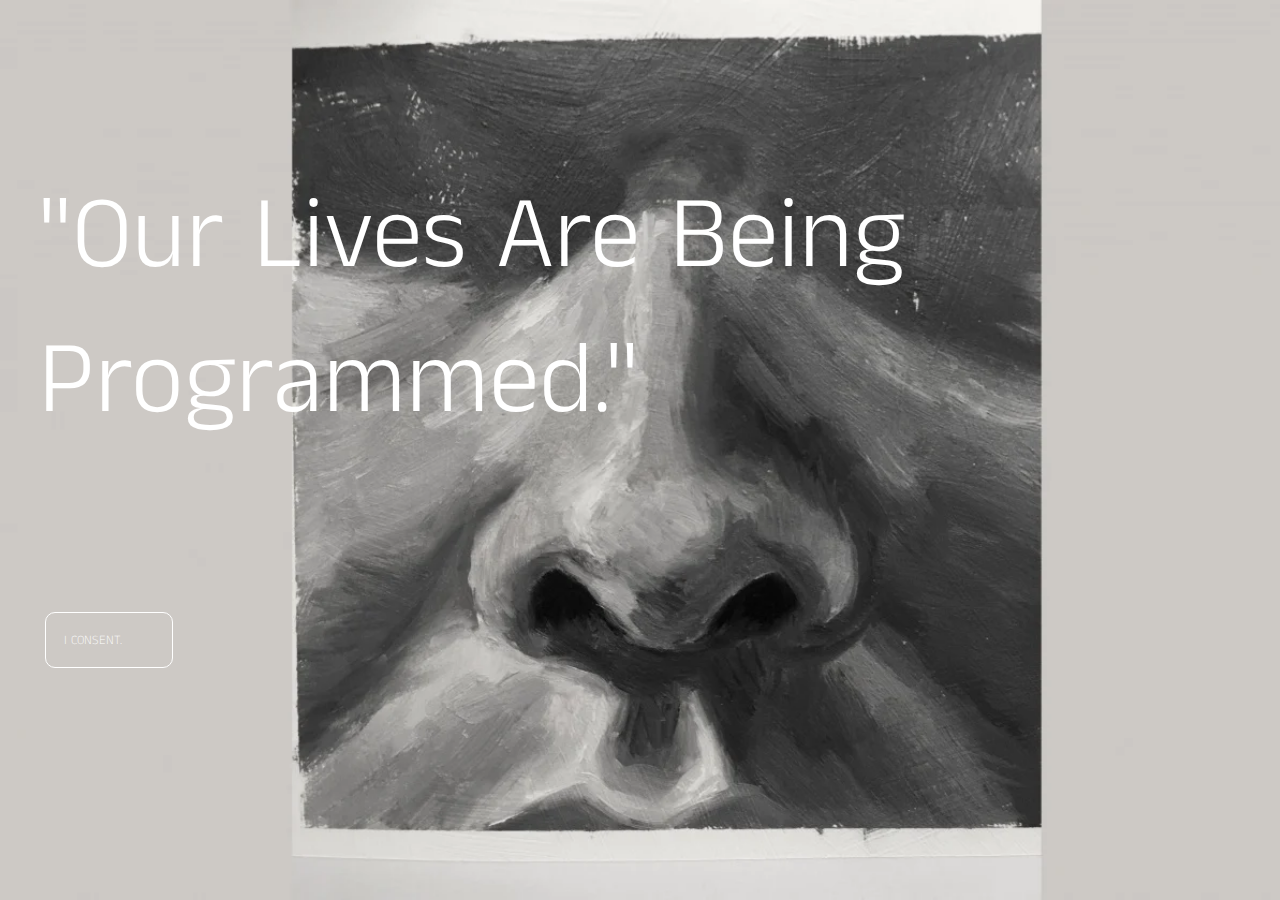
<file: index.html>
<!DOCTYPE html>
<html lang="en" dir="ltr">
  <head>
    <meta charset="utf-8">
    <link rel="stylesheet" type="text/css" href="style.css">

    <link rel="preconnect" href="https://fonts.googleapis.com">
    <link rel="preconnect" href="https://fonts.gstatic.com" crossorigin>
    <link href="https://fonts.googleapis.com/css2?family=Anek+Tamil:wght@200;300;600&display=swap" rel="stylesheet">
    <title></title>
  </head>
  <body>
    <div class="Welcomepage">
      <div class="Welcometxt">
        <p>"Our Lives Are Being Programmed."</p>
      </div>
      <a class="joinbutton" href="index02.html"> I CONSENT. </a>
    </div>

    <script src="script.js"></script>
  </body>
</html>
</file>
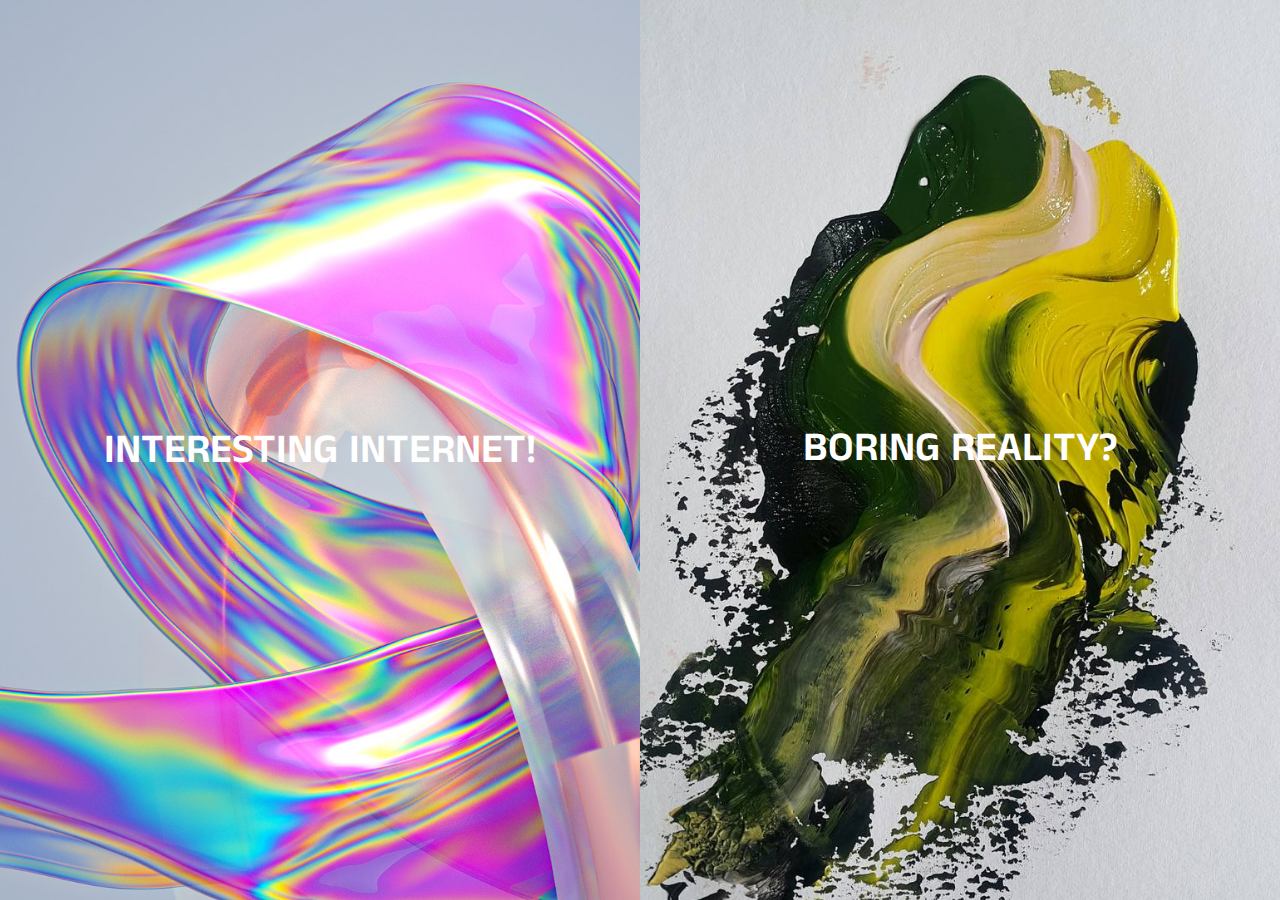
<file: index02.html>
<!DOCTYPE html>
<html lang="en" dir="ltr">
  <head>
    <meta charset="utf-8">
    <link rel="stylesheet" type="text/css" href="style.css">
    <link rel="preconnect" href="https://fonts.googleapis.com">
    <link rel="preconnect" href="https://fonts.gstatic.com" crossorigin>
    <link href="https://fonts.googleapis.com/css2?family=Anek+Tamil:wght@200;300;600&display=swap" rel="stylesheet">
    <title></title>
  </head>
  <body>
  <div class="Maincontent02">
    <div class="Warningpagedr">
        <a class="WarningTrigger" href="index03.html"> INTERESTING INTERNET! </a>
    </div>

    <div class="Solutionpagedr">
      <a class="SolutionTrigger" href="index04.html"> BORING REALITY? </a>
    </div>
  </div>

    <script src="script.js"></script>
  </body>
</html>
</file>
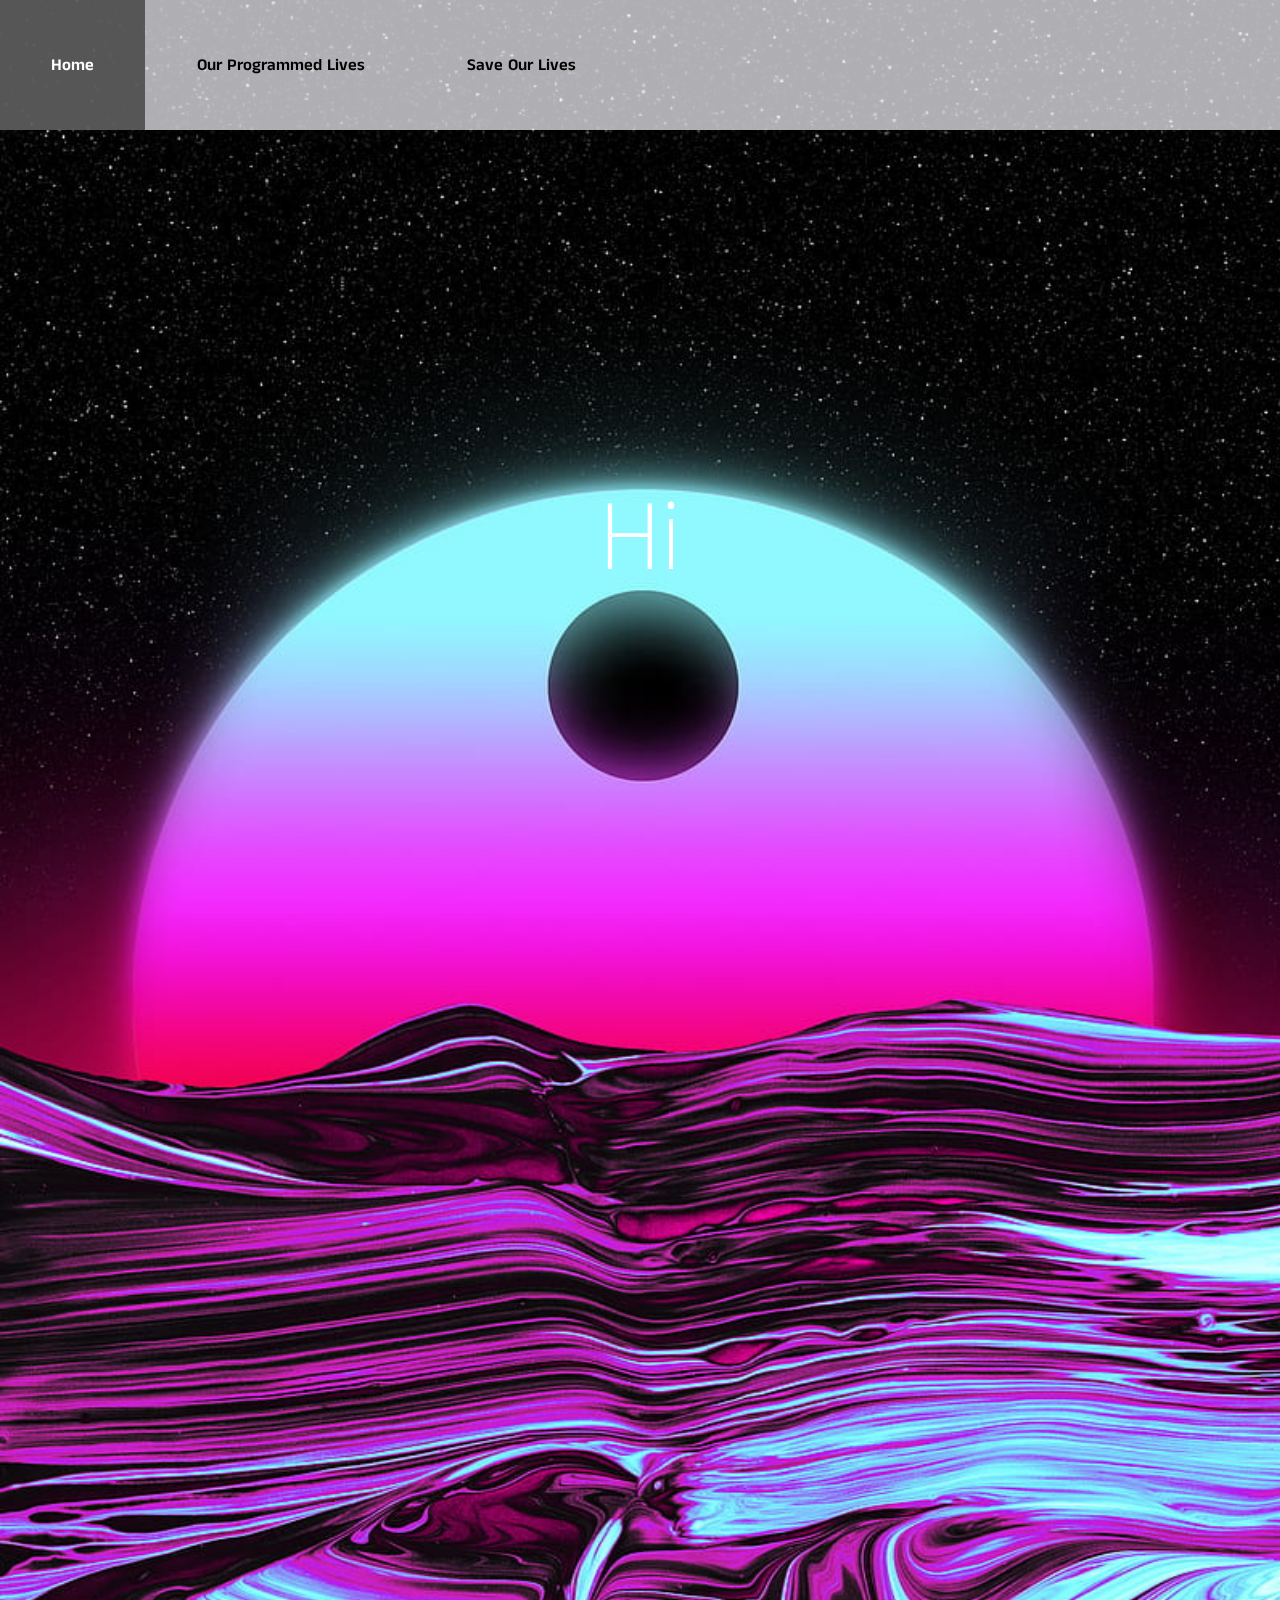
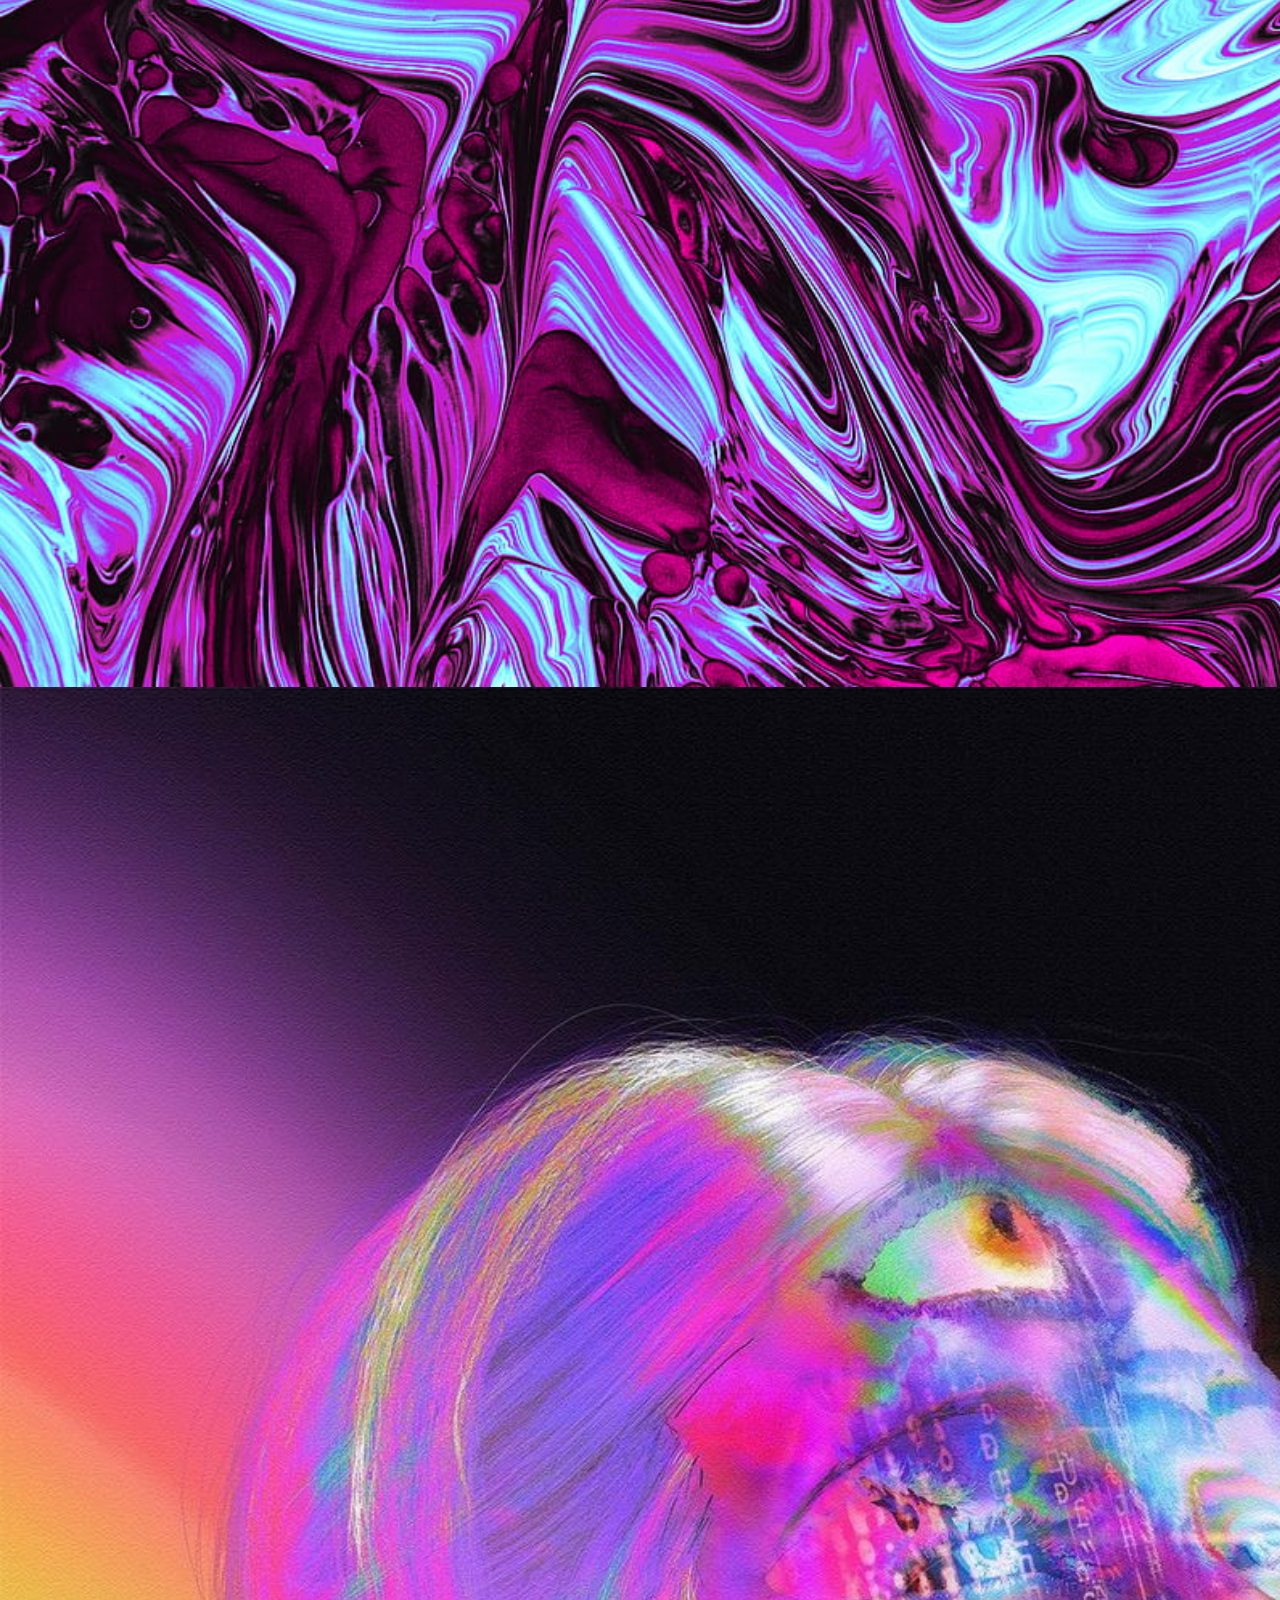
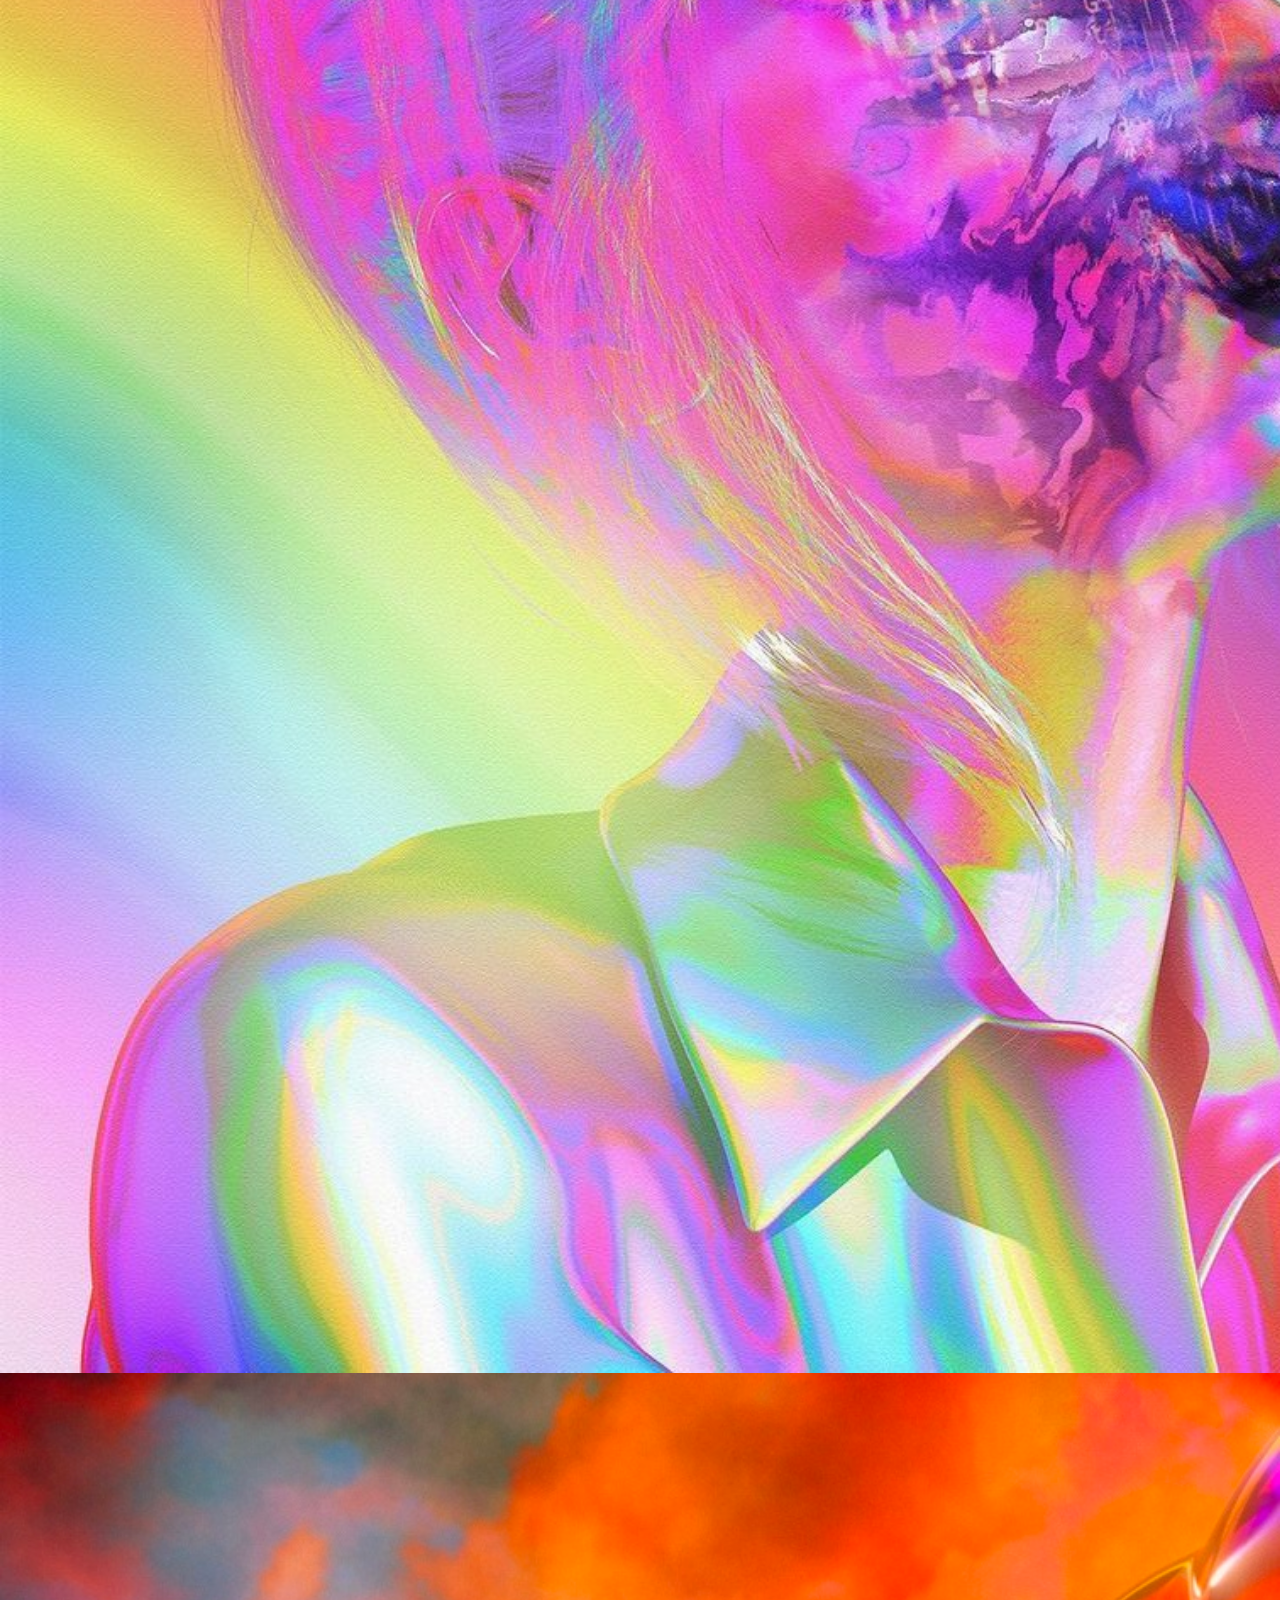
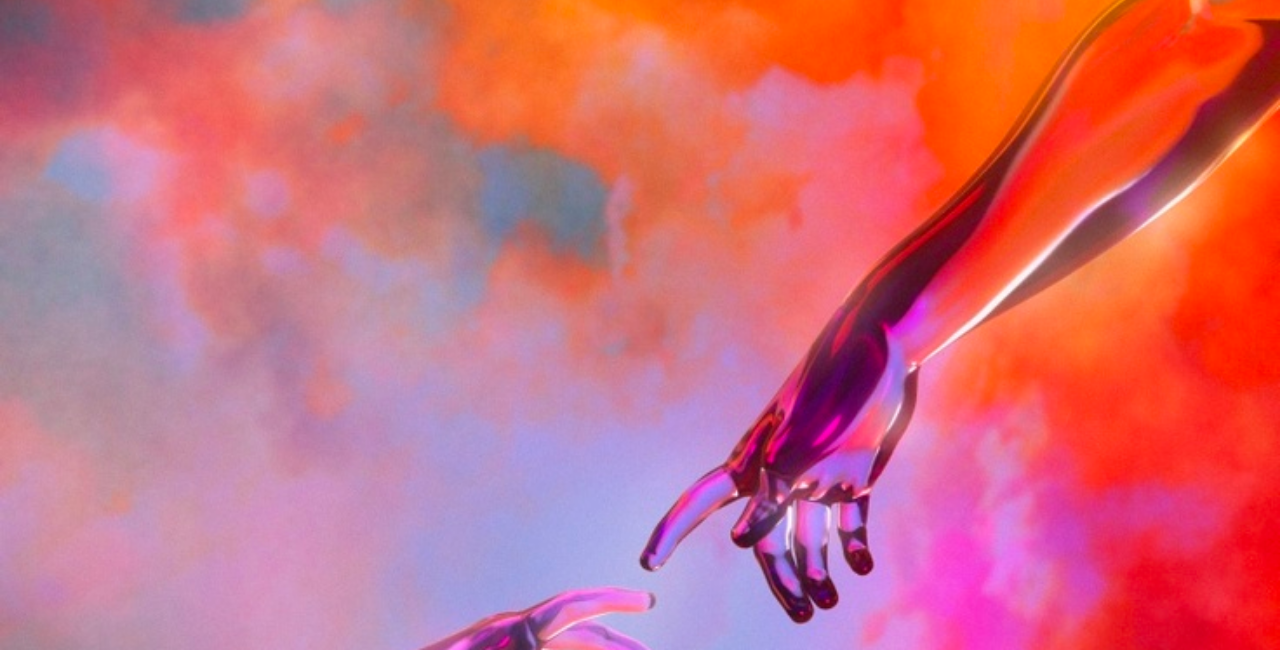
<file: index03.html>
<!DOCTYPE html>
<html lang="en" dir="ltr">
  <head>
    <meta charset="utf-8">
    <link rel="stylesheet" type="text/css" href="style.css">
    <link rel="preconnect" href="https://fonts.googleapis.com">
    <link rel="preconnect" href="https://fonts.gstatic.com" crossorigin>
    <link href="https://fonts.googleapis.com/css2?family=Anek+Tamil:wght@200;300;600&display=swap" rel="stylesheet">

    <link href="https://unpkg.com/aos@2.3.1/dist/aos.css" rel="stylesheet">
    <link rel="stylesheet" href="https://cdnjs.cloudflare.com/ajax/libs/font-awesome/6.1.1/css/all.min.css" integrity="sha512-KfkfwYDsLkIlwQp6LFnl8zNdLGxu9YAA1QvwINks4PhcElQSvqcyVLLD9aMhXd13uQjoXtEKNosOWaZqXgel0g==" crossorigin="anonymous" referrerpolicy="no-referrer" />
    <title></title>
  </head>
  <body>
    <div id="navbar">
      <a href="index02.html">Home</a>
      <a href="index03.html">Our Programmed Lives</a>
      <a href="index04.html">Save Our Lives</a>
    </div>

  <div class="WarningPage01">
      <div class="introtoReco02" data-aos="zoom-in">
          <p>Hi</p>
      </div>

      <div class="icon01" data-aos="zoom-in">
        <p><i class="fa-solid fa-angle-down"></i></p>
      </div>

      <div class="introtoReco03" data-aos="fade-right">
          <p>Even though the internet is very interesting, there are many unevitable factors need further consideration. Our are lives are in fact "being programmed". You can interpret this sentence based on its literal meaning.</p>
      </div>

      <div class="introtoReco02" data-aos="fade-left">
          <p>But, by What/Whom?</p>
      </div>

      <div class="introtoReco04" data-aos="fade-up">
        <div class="imageholder">
          <img src="meta.jpg">
        </div>

        <div class="imageholder">
          <img src="insta.jpg">
        </div>

        <div class="imageholder">
          <img src="twi.jpg">
        </div>

        <div class="imageholder">
          <img src="snapchat.jpg">
        </div>

        <div class="imageholder">
          <img src="tiktok.jpg">
        </div>

        <div class="imageholder">
          <img src="youtube.jpg">
        </div>

        <div class="imageholder">
          <img src="pin.jpg">
        </div>

        <div class="imageholder">
          <img src="weibo.jpg">
        </div>

        <div class="imageholder">
          <img src="xiaohongshu.jpg">
        </div>

        <div class="introtoReco007">
          <p>and so on.</p>
        </div>
      </div>


</div>

<div class="WarningPage02">

  <div class="introReco">
    <div class="line1" data-aos="fade-left">
      <p>HOW?</p>
    </div>

    <div class="line2" data-aos="fade-right">
      <p>Recommendation Algorithm.</p>
    </div>

  </div>

  <div class="introReco02">
    <div class="line3" data-aos="fade-left">
      <p>Recommendation algorithm is a machine learning process that intentionally tries to predict users’ preferences based on users’ previous selection. The social media listed above all utilizes recommendation algorithm to give users “more personalized experience.” </p>
    </div>

    <div class="line4" data-aos="fade-right">
      <p>Tech moguls utilize such a programming technique was more than simply providing personalized experience — they wanted to keep people on their apps as long as possible so that they could gain more benefits from their sponsors. Based on such a fact, the following situation is happening around the world.</p>
    </div>

    <div class="line5" data-aos="fade-left">
      <p>One problematic situation is the conflict between groups that hold different opinions intensifies. It is very common now to see how easy it can be for two people who held different opinions would argue with one another. Such an occurrence is derived from recommendation algorithm. This is because when the recommendation algorithm only recommends what the user likes, the users’ vision of horizon is limited to their own worlds. Therefore, they are not able to view many other opinions and solidifies their own perspectives to a greater degree.</p>
    </div>

    <div class="line6" data-aos="fade-right">
      <p>Another problematic situation is that the loss privacy because the algorithm constantly watches on you. All your activities on this app would be monitored. Moreover, when communicating with another person on the internet, the ego intensifies as well because we are constantly aware that we are not simply exchanging information individually in real life. Instead, we are actually communicating in front of millions of audiences. Therefore, sometimes the exchange of information is not important any more. It is the winning sense matters. Such an illusion of winning actually deviates us from the reality. </p>
    </div>
  </div>
</div>

<div class="WarningPage03" >
  <div class="line7" data-aos="fade-up">
    <p>So... It is important to save our lives from Recommendation Algorithm's control.</p>

    <div class="icon02">
      <p><a class="warninglink" href="index04.html"><i class="fa-solid fa-angle-right"></i></a></p>
    </div>


  </div>



</div>

    <script src="script.js"></script>
    <script src="https://unpkg.com/aos@2.3.1/dist/aos.js"></script>
    <script>
      AOS.init({
        offset:400,
        duration: 1000
      });
    </script>
  </body>
</html>
</file>
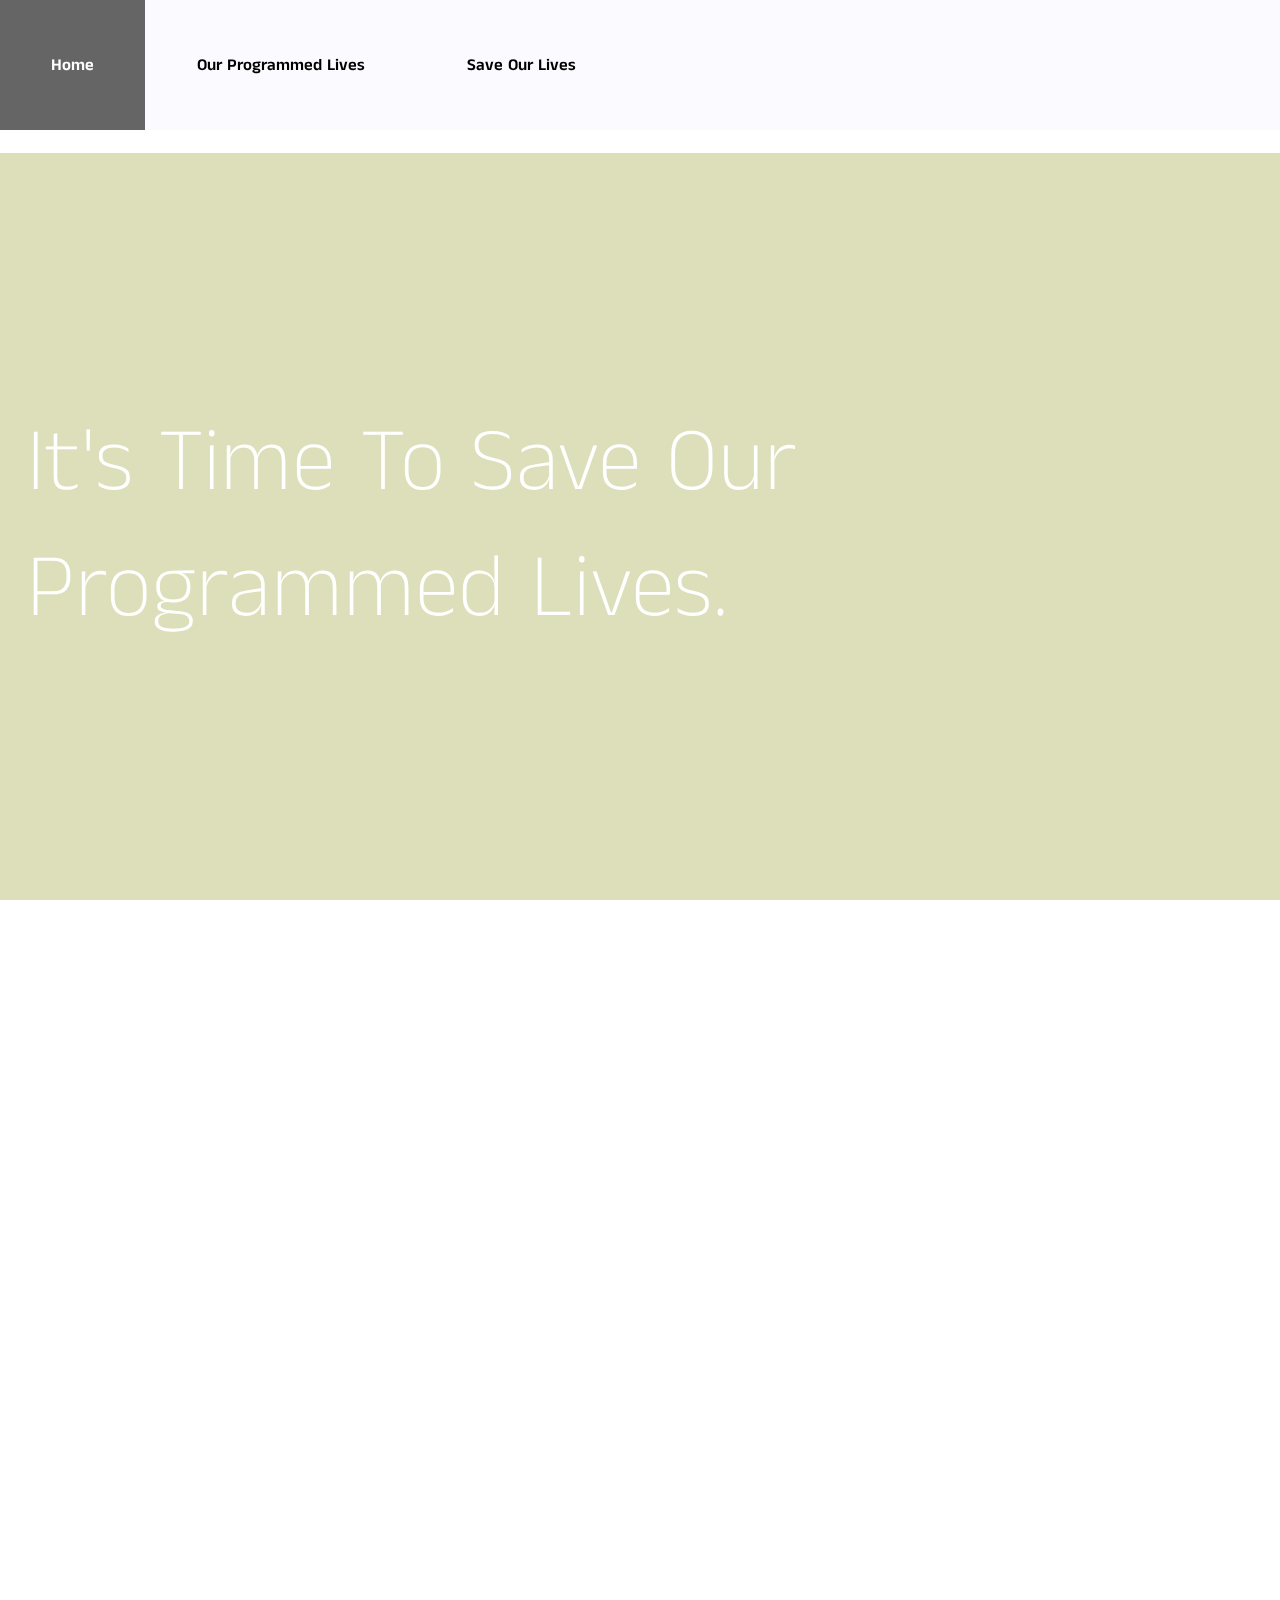
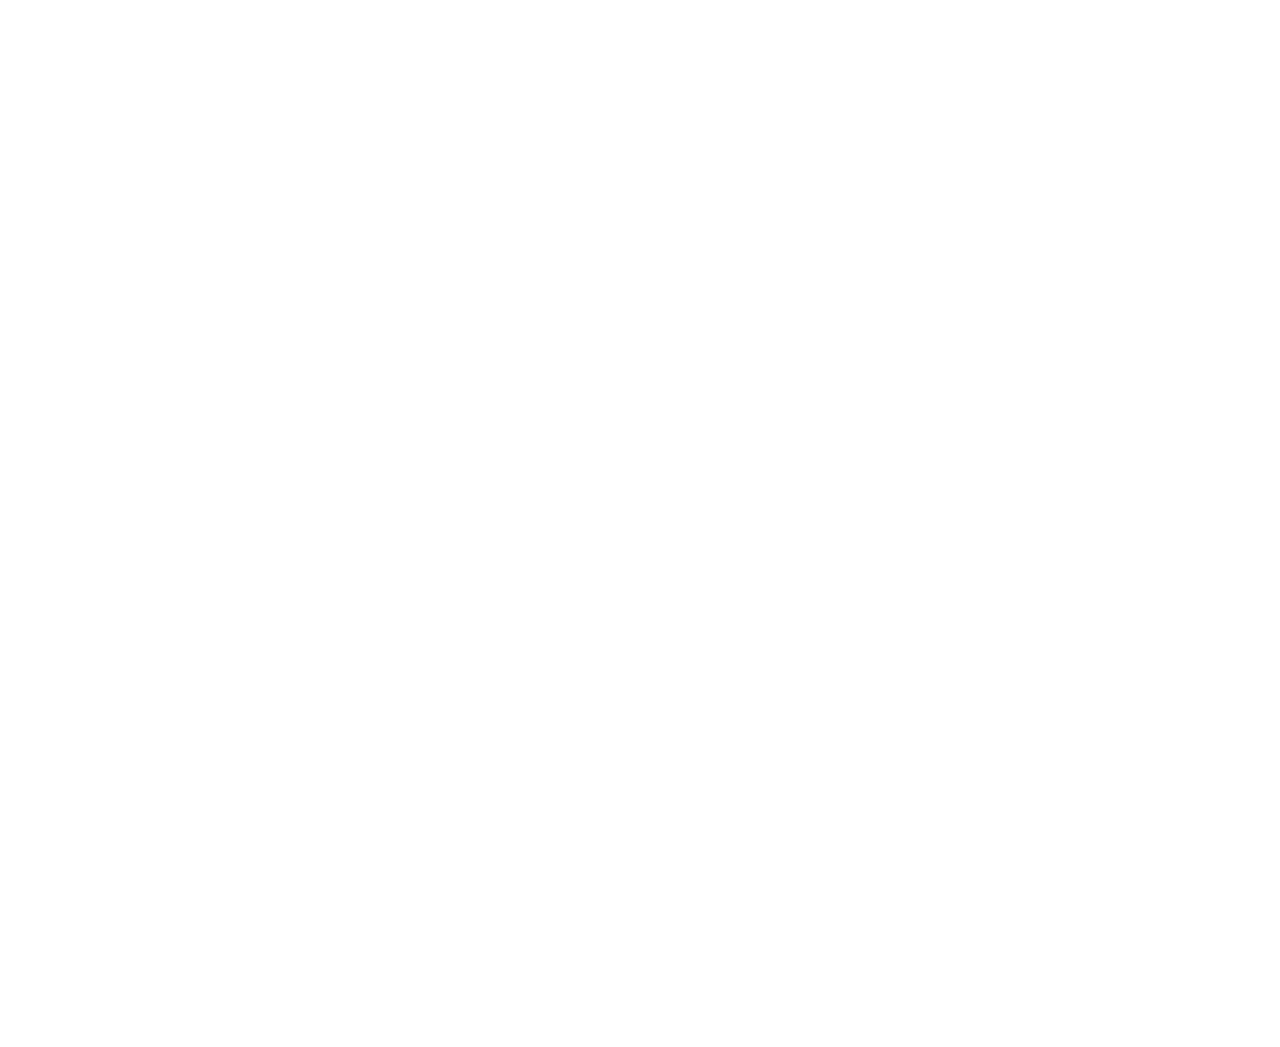
<file: index04.html>
<!DOCTYPE html>
<html lang="en" dir="ltr">
  <head>
    <meta charset="utf-8">
    <link rel="stylesheet" type="text/css" href="style.css">
    <link rel="preconnect" href="https://fonts.googleapis.com">
    <link rel="preconnect" href="https://fonts.gstatic.com" crossorigin>
    <link href="https://fonts.googleapis.com/css2?family=Anek+Tamil:wght@200;300;600&display=swap" rel="stylesheet">

    <link rel="stylesheet" href="https://cdnjs.cloudflare.com/ajax/libs/font-awesome/6.1.1/css/all.min.css" integrity="sha512-KfkfwYDsLkIlwQp6LFnl8zNdLGxu9YAA1QvwINks4PhcElQSvqcyVLLD9aMhXd13uQjoXtEKNosOWaZqXgel0g==" crossorigin="anonymous" referrerpolicy="no-referrer" />
    <link href="https://unpkg.com/aos@2.3.1/dist/aos.css" rel="stylesheet">
    <title></title>
  </head>
  <body>
    <div id="navbar">
      <a href="index02.html">Home</a>
      <a href="index03.html">Our Programmed Lives</a>
      <a href="index04.html">Save Our Lives</a>
    </div>

    <div class="SolutionPage01">
      <div class="Solutxt" data-aos="fade-up">
        <p> It's Time To Save Our Programmed Lives. </p>
      </div>

      <div class="SolutionInteract" data-aos="fade-up">
        <div class="heading">
          <p> Solutions</p>
        </div>

        <div class="subinteract01">
        <input id="Input" type="text">
          <button id="executeButton">Click</button>
        </div>

        <div class="subinteract02">
          <div id="outputbox">
              <p id="outputText">Type your name to see your own way of getting away from social media's control.</p>
          </div>
          </div>
        </div>

        <div class="subinteract03" data-aos="fade-up">
          <div class="line8">
            <div class="icon03">
              <p><a class="warninglink" href="index03.html"><i class="fa-solid fa-angle-left"></i></a></p>
            </div>

            <p>Click the arrow to check out the danger that social media brings to us.</p>


          </div>
        </div>
      </div>























      <!-- <div class="Solulist" data-aos="fade-up">
        <div class="sublist01">
          <p>Solutions</p>
        </div>

        <div class="sublist"><p><a class="sublistlink" href="#01">01 Deletion</a></p>
        </div>

        <div class="sublist"><p><a class="sublistlink" href="#02">02 Novelty</a></p>
        </div>

        <div class="sublist"><p><a class="sublistlink" href="#03">03 Presence</a></p>
        </div>

        <div class="sublist"><p><a class="sublistlink" href="#04">04 Notification-Off</a></p>
        </div>
      </div>

      <div class="Solumain01">
        <p id="01" > Deletion </p>
      </div>

      <div class="Solumain02">
        <p id="01"> The highest efficient way of escaping away from the control of tech moguls is deleting all social apps on your phone. Even though it might sounds very difficult to do so, you will benefit much once you make such a decision. Before you delete the apps, you can notify all your friends about your leave and tell them about alternative ways of reaching you. Then, just DELETE APPS. It might be difficult to adjust to such a change in the beginning, but if you can overcome the uneasiness in the first month, you will be good. Remember, social media is not the huge portion of your life. You can do this.  </p>
      </div>

      <div class="Solumain01">
        <p id="02" data-aos="fade-up"> Novelty</p>
      </div>

      <div class="Solumain02">
        <p id="01" data-aos="fade-up"> Novelty02 </p>
      </div>

      <div class="Solumain01">
        <p id="03"> Presence </p>
      </div>

      <div class="Solumain02">
        <p id="01" data-aos="fade-up"> Presence02 </p>
      </div>

      <div class="Solumain01" data-aos="fade-up">
        <p id="04"> Notification-Off </p>
      </div>

      <div class="Solumain02" data-aos="fade-up">
        <p id="01"> Notification-Off02 </p>
      </div> -->

    </div>

    <script src="script.js"></script>
    <script src="https://unpkg.com/aos@2.3.1/dist/aos.js"></script>
    <script>
      AOS.init({
        offset:400,
        duration: 1000
      });
    </script>
  </body>
</html>
</file>
<file: style.css>
*{
  box-sizing: border-box;
}

body,html{
  padding:0px;
  margin:0px;
}

body{
  display: flex;
  flex-wrap: wrap;
  justify-content: center;
}

/*Menubar*/
.Menu{
  width: 100%;
  height: 16vh;
  display: flex;
  font-family:'Anek Tamil', sans-serif;
  font-weight: 200;
  font-size: 1.3vw;
  background-color: rgba(64,64,64,0.8);
}

.mhomepage{
  display: flex;
  justify-content: center;
  align-items: center;
  margin-right: 5vw;
  margin-left: 5vw;
}

a.menubar:link, a.menubar:visited{
  text-decoration: none;
  color: #cdc9c5;
}

a.menubar:hover{
  border-bottom: 2px solid #cdc9c5;
}

/*Nav Bar*/
#navbar {
  background-color:rgba(250,250,255,0.7); /* Black background color */
  position: fixed; /* Make it stick/fixed */
  top: 0; /* Stay on top */
  width: 100%; /* Full width */
  transition: top 0.7s; /* Transition effect when sliding down (and up) */
  height: 130px;
  display: flex;
  align-items: center;
  font-family: 'Anek Tamil', sans-serif;
  font-size: 1.3vw;
  font-weight: 600;
}

/* Style the navbar links */
#navbar a {
  float: left;
  display: flex;
  align-items: center;
  color: black;
  padding: 4vw;
  text-decoration: none;
  transition: 1s;
  height: 100%;
}

#navbar a:hover {
  background-color:rgba(64,64,64,0.8);
  color: white;
}

/*Welcome Page*/
@keyframes Welcomepage{
  from {opacity: 0;}
  to {opacity: 1;}
}

.Welcomepage{
  animation-name: Welcomepage;
  animation-duration: 4s;
  height: 100vh;
  width: 100%;
  background-image: url("welcomeimage.jpg");
  background-size: cover;
}

.Welcometxt{
  display: flex;
  flex-direction: column;
  align-items: center;
  font-family:'Anek Tamil', sans-serif;
  font-weight: 300;
  font-size: 8vw;
  color: white;
  margin-left: 3vw;
  padding-top: 7vh;
  height: 68vh;
}

a.joinbutton:link, a.joinbutton:visited{
  display: flex;
  flex-direction: column;
  font-family:'Anek Tamil', sans-serif;
  text-decoration: none;
  color: white;
  font-size: 1vw;
  font-weight: 200;
  width: 10vw;
  margin-left: 3.5vw;
  padding: 2vh;
  border: 1px solid white;
  border-radius: 10px;
  transition: 0.8s;
}

a.joinbutton:hover{
  color: rgb(5, 255, 151);
  background-color: white;
  color: black;
  padding-left: 4vw;
}

/*Homepage*/
.Maincontent02{
  width: 100%;
  height: 100vh;
  display: flex;
}

.Warningpagedr{
  display: flex;
  justify-content: center;
  flex-direction: column;
  align-items: center;
  width: 50%;
  height: 100%;
  font-family:'Anek Tamil', sans-serif;
  color: white;
  background-image: url("internet.jpg");
  background-size: cover;
  font-weight: 600;
}

.Solutionpagedr{
  display: flex;
  justify-content: center;
  flex-direction: column;
  align-items: center;
  width: 50%;
  height: 100%;
  font-family:'Anek Tamil', sans-serif;
  background-image: url("realitydr.jpg");
  background-size: cover;
  color: white;
  font-size: 2.2vw;
  font-weight: 600;
}

a.WarningTrigger:link, a.WarningTrigger:visited{
  text-decoration: none;
  color: white;
  font-size: 3.2vw;
  transition: 0.7s;
  padding: 0.5vw;
}

a.WarningTrigger:hover{
  padding: 5px;
  font-size: 4vw;
  border-bottom: 2px solid white;
  border-radius: 1px;
  padding: 0.3vw;
}

a.SolutionTrigger:link, a.SolutionTrigger:visited{
  text-decoration: none;
  color: white;
  font-size: 3.2vw;
  transition: 0.7s;
  border-bottom: 0px solid white;
  padding-bottom: 0.3vw;
}

a.SolutionTrigger:hover{
  padding: 5px;
  font-size: 4vw;
  border-bottom: 2px solid white;
  border-radius: 1px;
  padding-bottom: 0.3vw;
}

/*WarningPage*/
.WarningPage01{
  width: 100%;
  display: flex;
  justify-content: center;
  flex-direction: column;
  align-items: center;
  flex-wrap: wrap;
  padding-top: 40vh;
  background-image: url("internetdr04.jpg");
  background-size: cover;
}

.icon01{
  color: white;
  font-size: 6vw;
  margin-top: -27vh;
}

.introtoReco01{
  display: flex;
  justify-content: center;
  align-items: center;
  font-family: 'Anek Tamil', sans-serif;
  width: 100%;
  height: 46vh;
  margin-top: 20vh;
  margin-bottom: 5vh;
  color: white;
  font-weight: 600;
  font-size: 7.9vw;
  /* background-image: linear-gradient(to bottom, #fd49c9, #17daf0, #a566e4) */
}

.introtoReco02{
  display: flex;
  justify-content: center;
  align-items: center;
  font-family: 'Anek Tamil', sans-serif;
  font-weight: 200;
  font-size: 8vw;
  width: 64vw;
  height: 40vh;
  color: white;
  margin-bottom: 4vh;
}

.introtoReco03{
  display:flex;
  align-items: center;
  flex-wrap: wrap;
  font-family: 'Anek Tamil', sans-serif;
  width: 64vw;
  height: 30vh;
  font-weight: 600;
  font-size: 1.4vw;
  padding: 3vw;
  border: 0.3px solid white;
  margin-bottom: 5vh;
  color: white;
}

.introtoReco04{
  display:flex;
  justify-content: center;
  align-items: center;
  flex-wrap: wrap;
  width: 80%;
  font-weight: 300;
  font-size: 1.3vw;
  padding: 3vw;
  color: pink;
}

.imageholder img{
  width: 20vw;
  height: 20vh;
  margin: 1vmax;
  box-shadow: 0px 0px 5px 3px rgba(0,0,0,0.5);
  object-fit: cover;
}

.introtoReco007{
  display: flex;
  font-family: 'Anek Tamil', sans-serif;
  font-weight: 200;
  font-size: 8vw;
  color: white;
  margin-top: -8vh;
  width: 64vw;
}

.WarningPage02{
  width: 100%;
  min-height: 100vh;
  display: flex;
  justify-content: center;
  flex-direction: column;
  align-items: center;
  flex-wrap: wrap;
  background-image: url("internetdr.jpg");
  background-size: cover;
}

.introReco{
  display: flex;
  flex-wrap: wrap;
  font-family: 'Anek Tamil', sans-serif;
  width: 64vw;
  color: white;
}

.line1{
  font-size: 8vw;
  font-weight: 200;
}

.line2{
  font-size: 8vw;
  font-weight: 200;
  padding-left: 2vw;
  border: 0.3px solid white;
  display: flex;
  justify-content: center;
  align-items: center;
}

.line3{
  color: white;
  font-family:  'Anek Tamil', sans-serif;
  font-weight: 600;
  width: 64vw;
  display: flex;
  border: 0.3px solid white;
  margin-top: 8vh;
  padding: 3vw;
  background-color: rgba(210, 42, 219, 0.1);
  font-size:1.4vw;
}

.line4{
  color: white;
  font-family:  'Anek Tamil', sans-serif;
  font-weight: 600;
  width: 64vw;
  display: flex;
  border: 0.3px solid white;
  margin-top: 8vh;
  padding: 3vw;
  background-color: rgba(210, 42, 219, 0.1);
  font-size:1.4vw;
}

.line5{
  width: 45vw;
  color: white;
  border: 0.3px solid white;
  margin-top: 5vh;
  padding: 3vw;
  display: flex;
  font-weight: 600;
  font-family: 'Anek Tamil', sans-serif;
  background-color: rgba(210, 42, 219, 0.1);
  font-size:1.4vw;
}

.line6{
  width: 45vw;
  color: white;
  font-weight: 600;
  border: 0.3px solid white;
  margin-top: 5vh;
  margin-left: 20vw;
  padding: 3vw;
  display: flex;
  font-family: 'Anek Tamil', sans-serif;
  margin-bottom: 5vh;
  background-color: rgba(210, 42, 219, 0.1);
  font-size:1.4vw;
}

.WarningPage03{
  background-image: url(possible.jpg);
  background-size: cover;
  color: white;
  font-family: 'Anek Tamil', sans-serif;
  width: 100%;
  display: flex;
  flex-wrap: wrap;
  justify-content: center;
}

.line7{
  display: flex;
  justify-content: center;
  width: 27vw;
  border: 0.3px solid white;
  font-size: 2.4vw;
  font-weight: 200;
  margin: 20vw;
  padding-left:5vw;
  padding-right:6vw;
}

.icon02{
  font-size: 6vw;
  display: flex;
  justify-content: center;
  align-items: center;
  margin-left: 2vw;
}

a.warninglink:link, a.warninglink:visited{
  color: white;
  transition: 1s;
}

a.warninglink:hover{
  font-size: 3vw;
}
/*SolutionPage*/
.SolutionPage01{
  width: 100%;
  height: 100vh;
  padding-top: 17vh;
  display: flex;
  justify-content: center;
  align-items: center;
  flex-wrap: wrap;
}

.Solutxt{
  width: 100%;
  height: 100%;
  font-family: 'Anek Tamil', sans-serif;
  font-weight: 200;
  font-size: 7vw;
  display: flex;
  justify-content: center;
  align-items: center;
  background-color: #dcdfba;
  color: white;
  padding: 2vw;
}

.SolutionInteract{
  background-image: url("waterlily.jpg");
  background-size: cover;
  display: flex;
  flex-wrap: wrap;
  width: 100%;
  color: white;
  font-family: 'Anek Tamil', sans-serif;
  font-size: 3vw;
  font-weight: 200;
  height:100vh;
}

.heading{
  width: 100%;
  display: flex;
  justify-content: center;
  align-items: center;
}

.subinteract01{
  display: flex;
  justify-content: center;
  flex-wrap: wrap;
  font-size: 1.7vw;
  width: 100%;
  height: 3vh;
}

.subinteract02{
  display: flex;
  justify-content: center;
  flex-wrap: wrap;
  font-size: 1.7vw;
  width: 100%;
  padding: 1vw;
}

.subinteract03{
  display: flex;
  justify-content: center;
  background-image: url("monet.jpg");
  background-size: cover;
  width: 100%;
  font-family: 'Anek Tamil', sans-serif;
}

.line8{
  display: flex;
  justify-content: flex-end;
  font-size: 2.4vw;
  color: white;
  width: 34vw;
  font-weight: 200;
  border: 0.3px solid white;
  margin: 20vw;
  padding-left:6vw;
  padding-right:3vw;
}

.icon03{
  width: 90%;
  display: flex;
  justify-content: center;
  align-items: center;
  font-size: 6vw;
  margin-left: -5vw;
}
</file>
